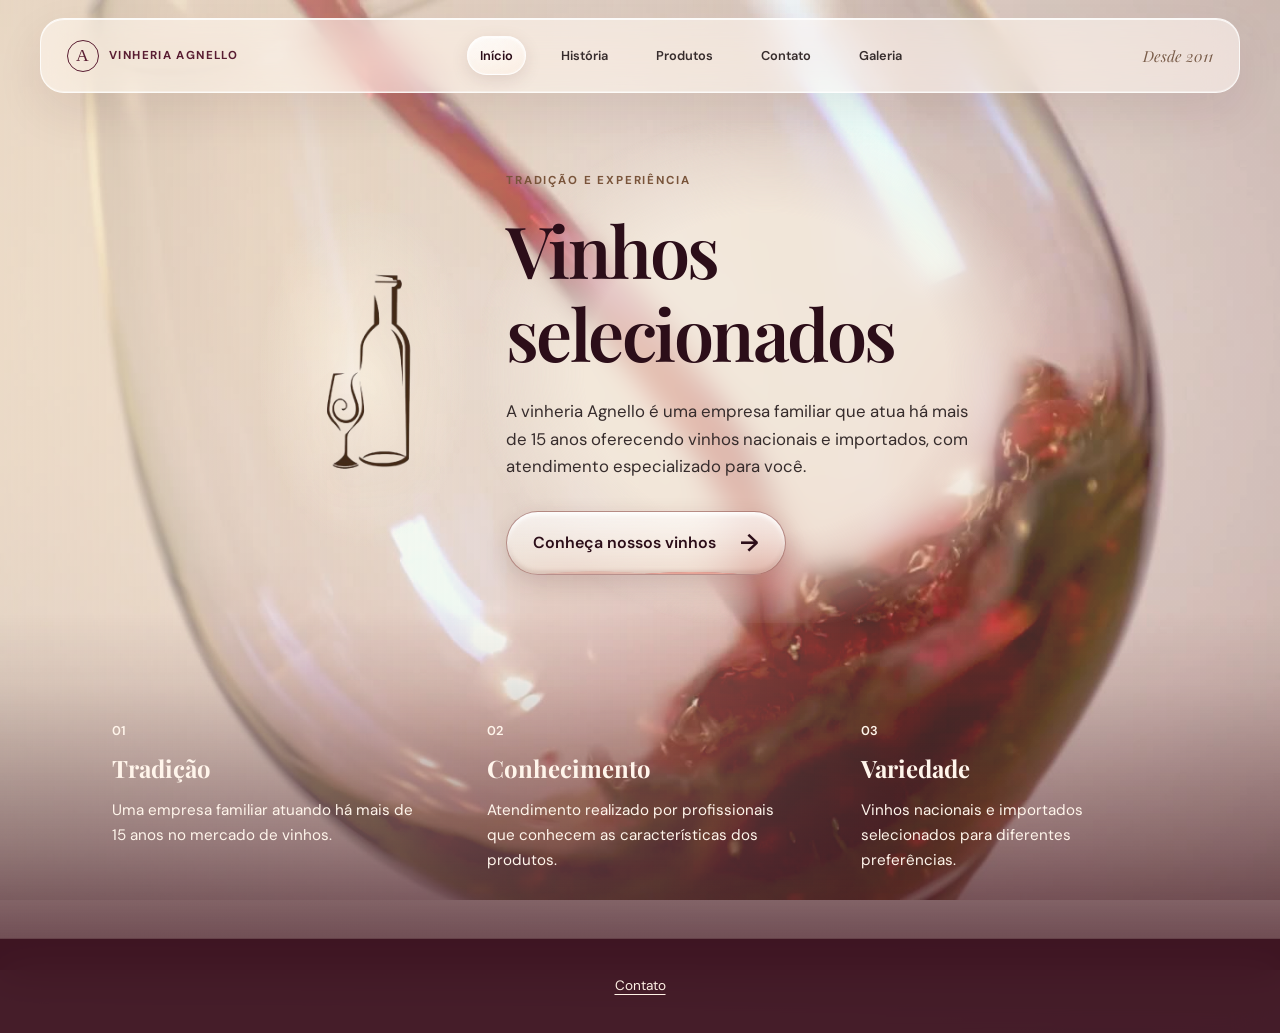
<file: index.html>
<!DOCTYPE html>
<html lang="pt-BR">
    <head>
        <meta charset="UTF-8">
        <meta name="viewport" content="width=device-width, initial-scale=1.0">
        <meta name="description" content="Vinheria Agnello: tradição, atendimento especializado e seleção de vinhos nacionais e importados.">
        <meta name="keywords" content="vinheria agnello, vinhos, harmonização, São Paulo">
        <title>
            Início | Vinheria Agnello
        </title>
        <link rel="preconnect" href="https://fonts.googleapis.com">
        <link rel="preconnect" href="https://fonts.gstatic.com" crossorigin>
        <link href="https://fonts.googleapis.com/css2?family=DM+Sans:wght@400;500;600;700&amp;family=Playfair+Display:ital,wght@0,400;0,600;1,400&amp;display=swap" rel="stylesheet">
        <link rel="stylesheet" href="src/css/style.css">
    </head>
    <body class="pagina-inicio">
        <div class="fundo-video" aria-hidden="true">
            <video id="video-fundo" muted loop playsinline preload="none" poster="src/assets/imgs/vinho-fundo-poster.jpg" tabindex="-1">
                <source data-src="src/assets/videos/vinho-fundo.mp4" type="video/mp4">
            </video>
        </div>
        <!-- cabeçalho e menu -->
        </a>
        <header>
            <nav class="navegacao" aria-label="Menu principal">
                <a class="marca" href="index.html">
                    <span class="logo-marca" aria-hidden="true">
                        A
                    </span>
                    <span>
                        VINHERIA AGNELLO
                    </span>
                </a>
                <ul class="menu">
                    <li>
                        <a href="index.html" aria-current="page">
                            Início
                        </a>
                    </li>
                    <li>
                        <a href="src/pages/historia.html">
                            História
                        </a>
                    </li>
                    <li>
                        <a href="src/pages/produtos.html">
                            Produtos
                        </a>
                    </li>
                    <li>
                        <a href="src/pages/contato.html">
                            Contato
                        </a>
                    </li>
                    <li>
                        <a href="src/pages/galeria.html">
                            Galeria
                        </a>
                    </li>
                </ul>
                <span class="marca-safra">
                    Desde 2011
                </span>
            </nav>
        </header>
        <button class="controle-video" type="button" aria-controls="video-fundo" hidden>Play no vídeo de fundo</button>
        <main id="conteudo" tabindex="-1">
            <section class="hero">
                <div class="hero-conteudo">
                    <p class="sobretitulo">
                        Tradição e Experiência
                    </p>
                    <h1>
                        Vinhos selecionados
                    </h1>
                    <p class="descricao">
                        A vinheria Agnello é uma empresa familiar que atua há mais de 15 anos oferecendo vinhos nacionais e importados, com atendimento especializado para você.
                    </p>
                    <a class="botao botao-vinho" href="./src/pages/produtos.html">
                        <span>Conheça nossos vinhos</span>
                        <span class="seta" aria-hidden="true">
                            →
                        </span>
                    </a>
                </div>
                <div class="hero-imagem">
                    <img src="src/assets/imgs/selecao-vinhos.png" alt=" Seleção de Vinhos da Vinheria Agnello">
                </div>
            </section>
            <section class="detalhes">
                <article>
                    <span class="numero">
                        01
                    </span>
                    <h2>
                        Tradição
                    </h2>
                    <p>
                        Uma empresa familiar atuando há mais de 15 anos no mercado de vinhos.
                    </p>
                </article>
                <article>
                    <span class="numero">
                        02
                    </span>
                    <h2>
                        Conhecimento
                    </h2>
                    <p>
                        Atendimento realizado por profissionais que conhecem as características dos produtos.
                    </p>
                </article>
                <article>
                    <span class="numero">
                        03
                    </span>
                    <h2>
                        Variedade
                    </h2>
                    <p>
                        Vinhos nacionais e importados selecionados para diferentes preferências.
                    </p>
                </article>
            </section>
        </main>
        <footer class="rodape">
            <a href="src/pages/contato.html">
                Contato
            </a>
        </footer>
        <script src="src/js/video-fundo.js"></script>
        <script src="src/js/script.js">
        </script>
    </body>
</html>
</file>
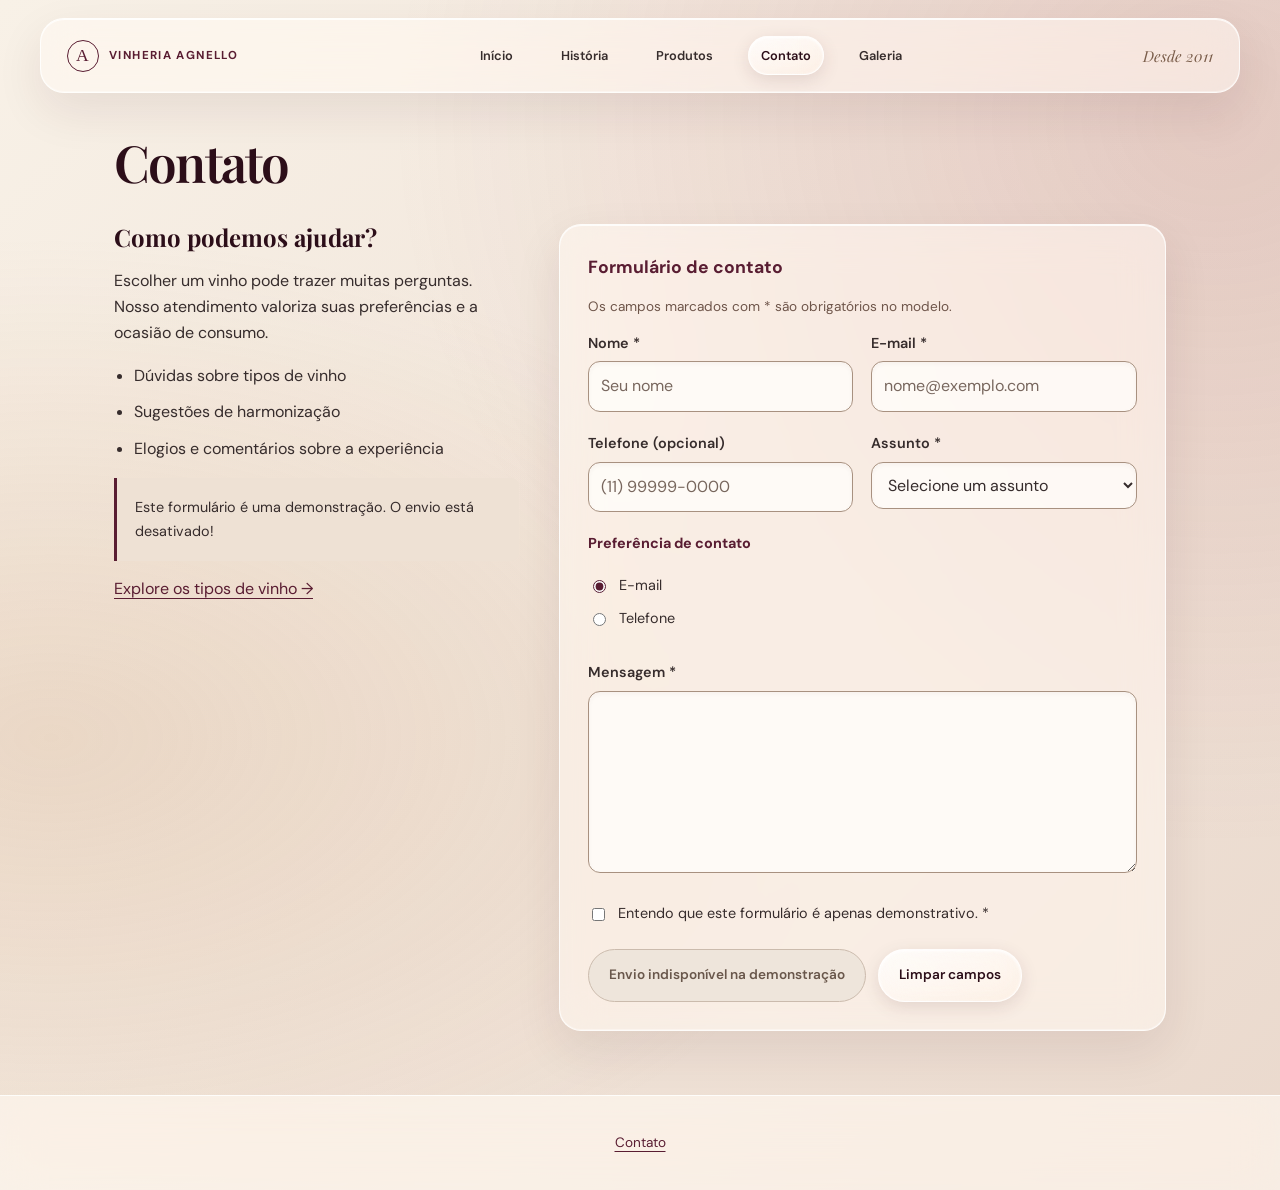
<file: src/pages/contato.html>
<!DOCTYPE html>
<html lang="pt-BR">
    <head>
        <meta charset="UTF-8">
        <meta name="viewport" content="width=device-width, initial-scale=1.0">
        <meta name="description" content="Conheça o formulário demonstrativo de contato da Vinheria Agnello.">
        <meta name="keywords" content="vinheria agnello, vinhos, harmonização, São Paulo">
        <title>
            Contato | Vinheria Agnello
        </title>
        <link rel="preconnect" href="https://fonts.googleapis.com">
        <link rel="preconnect" href="https://fonts.gstatic.com" crossorigin>
        <link href="https://fonts.googleapis.com/css2?family=DM+Sans:wght@400;500;600;700&amp;family=Playfair+Display:ital,wght@0,400;0,600;1,400&amp;display=swap" rel="stylesheet">
        <link rel="stylesheet" href="../css/style.css">
    </head>
    <body>
        <a class="pular-conteudo" href="#conteudo">
            Pular para o conteúdo
        </a>
        <header>
            <nav class="navegacao" aria-label="Menu principal">
                <a class="marca" href="../../index.html">
                    <span class="logo-marca" aria-hidden="true">
                        A
                    </span>
                    <span>
                        VINHERIA AGNELLO
                    </span>
                </a>
                <ul class="menu">
                    <li>
                        <a href="../../index.html">
                            Início
                        </a>
                    </li>
                    <li>
                        <a href="historia.html">
                            História
                        </a>
                    </li>
                    <li>
                        <a href="produtos.html">
                            Produtos
                        </a>
                    </li>
                    <li>
                        <a href="contato.html" aria-current="page">
                            Contato
                        </a>
                    </li>
                    <li>
                        <a href="galeria.html">
                            Galeria
                        </a>
                    </li>
                </ul>
                <span class="marca-safra">
                    Desde 2011
                </span>
            </nav>
        </header>
        <main id="conteudo" tabindex="-1">
            <div class="cabecalho-pagina">
                <h1>
                    Contato
                </h1>
            </div>
            <div class="contato-layout">
                <aside class="contato-info" aria-labelledby="atendimento-titulo">
                    <h2 id="atendimento-titulo">
                        Como podemos ajudar?
                    </h2>
                    <p>
                        Escolher um vinho pode trazer muitas perguntas. Nosso atendimento valoriza suas preferências e a ocasião de consumo.
                    </p>
                    <ul class="lista-atendimento">
                        <li>
                            Dúvidas sobre tipos de vinho
                        </li>
                        <li>
                            Sugestões de harmonização
                        </li>
                        <li>
                            Elogios e comentários sobre a experiência
                        </li>
                    </ul>
                    <p class="aviso-demo" id="aviso-demo">
                        Este formulário é uma demonstração. O envio está desativado!
                    </p>
                    <a href="produtos.html">
                        Explore os tipos de vinho →
                    </a>
                </aside>
                <form class="formulario-contato" aria-describedby="aviso-demo">
                    <fieldset>
                        <legend>
                            Formulário de contato
                        </legend>
                        <p class="ajuda-campo">
                            Os campos marcados com * são obrigatórios no modelo.
                        </p>
                        <div class="campos-duplos">
                            <div class="campo">
                                <label for="nome">
                                    Nome *
                                </label>
                                <input type="text" id="nome" name="nome" placeholder="Seu nome" autocomplete="name" maxlength="100" required>
                            </div>
                            <div class="campo">
                                <label for="email">
                                    E-mail *
                                </label>
                                <input type="email" id="email" name="email" placeholder="nome@exemplo.com" autocomplete="email" maxlength="150" required>
                            </div>
                            <div class="campo">
                                <label for="telefone">
                                    Telefone (opcional)
                                </label>
                                <input type="tel" id="telefone" name="telefone" placeholder="(11) 99999-0000" autocomplete="tel" maxlength="25">
                            </div>
                            <div class="campo">
                                <label for="assunto">
                                    Assunto *
                                </label>
                                <select id="assunto" name="assunto" required>
                                    <option value="" disabled selected>
                                        Selecione um assunto
                                    </option>
                                    <option value="duvida">
                                        Dúvida
                                    </option>
                                    <option value="elogio">
                                        Elogio
                                    </option>
                                    <option value="reclamacao">
                                        Reclamação
                                    </option>
                                </select>
                            </div>
                        </div>
                        <fieldset class="preferencia-contato">
                            <legend>
                                Preferência de contato
                            </legend>
                            <label class="opcao" for="email-contato">
                                <input type="radio" id="email-contato" name="contato" value="email" checked>
                                E-mail
                            </label>
                            <label class="opcao" for="telefone-contato">
                                <input type="radio" id="telefone-contato" name="contato" value="telefone">
                                Telefone
                            </label>
                        </fieldset>
                        <div class="campo">
                            <label for="mensagem">
                                Mensagem *
                            </label>
                            <textarea id="mensagem" name="mensagem" rows="6" maxlength="2000" placeholder="Conte como podemos ajudar..." required>
                            </textarea>
                        </div>
                        <label class="opcao" for="demonstracao">
                            <input type="checkbox" id="demonstracao" name="demonstracao" required>
                            Entendo que este formulário é apenas demonstrativo. *
                        </label>
                        <div class="acoes-formulario">
                            <button class="botao" type="submit" disabled>
                                Envio indisponível na demonstração
                            </button>
                            <button class="botao botao-secundario" type="reset">
                                Limpar campos
                            </button>
                        </div>
                    </fieldset>
                </form>
            </div>
        </main>
        <footer class="rodape">
            <a href="contato.html">
                Contato
            </a>
        </footer>
    </body>
</html>
</file>
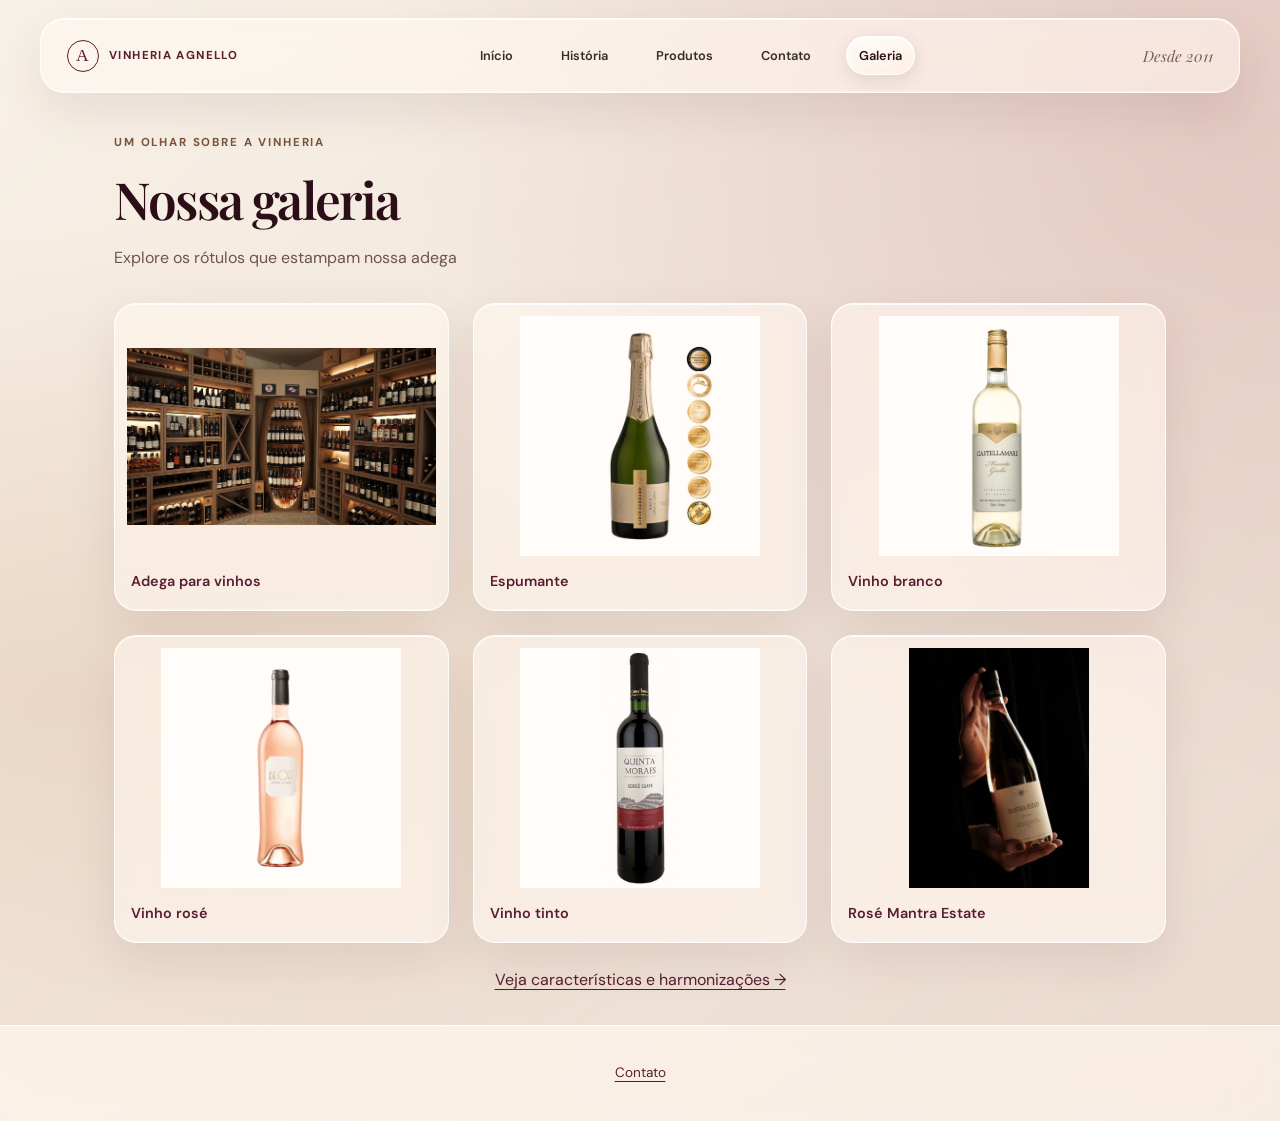
<file: src/pages/galeria.html>
<!DOCTYPE html>
<html lang="pt-BR">
    <head>
        <meta charset="UTF-8">
        <meta name="viewport" content="width=device-width, initial-scale=1.0">
        <meta name="description" content="Explore imagens de vinhos e uma apresentação visual da Vinheria Agnello.">
        <meta name="keywords" content="vinheria agnello, vinhos, harmonização, São Paulo">
        <title>
            Galeria | Vinheria Agnello
        </title>
        <link rel="preconnect" href="https://fonts.googleapis.com">
        <link rel="preconnect" href="https://fonts.gstatic.com" crossorigin>
        <link href="https://fonts.googleapis.com/css2?family=DM+Sans:wght@400;500;600;700&amp;family=Playfair+Display:ital,wght@0,400;0,600;1,400&amp;display=swap" rel="stylesheet">
        <link rel="stylesheet" href="../css/style.css">
    </head>
    <body>
        <a class="pular-conteudo" href="#conteudo">
            Pular para o conteúdo
        </a>
        <header>
            <nav class="navegacao" aria-label="Menu principal">
                <a class="marca" href="../../index.html">
                    <span class="logo-marca" aria-hidden="true">
                        A
                    </span>
                    <span>
                        VINHERIA AGNELLO
                    </span>
                </a>
                <ul class="menu">
                    <li>
                        <a href="../../index.html">
                            Início
                        </a>
                    </li>
                    <li>
                        <a href="historia.html">
                            História
                        </a>
                    </li>
                    <li>
                        <a href="produtos.html">
                            Produtos
                        </a>
                    </li>
                    <li>
                        <a href="contato.html">
                            Contato
                        </a>
                    </li>
                    <li>
                        <a href="galeria.html" aria-current="page">
                            Galeria
                        </a>
                    </li>
                </ul>
                <span class="marca-safra">
                    Desde 2011
                </span>
            </nav>
        </header>
        <main id="conteudo" tabindex="-1">
            <div class="cabecalho-pagina">
                <p class="sobretitulo">
                    Um olhar sobre a vinheria
                </p>
                <h1>
                    Nossa galeria
                </h1>
                <p>
                    Explore os rótulos que estampam nossa adega
                </p>
            </div>
            <div class="galeria-grid">
                <figure class="galeria-item">
                    <a href="../assets/imgs/adega-para-vinhos.jpg" aria-label="Abrir imagem: Adega para vinhos">
                        <img src="../assets/imgs/adega-para-vinhos.jpg" alt="Prateleiras de uma adega com garrafas de vinho" loading="lazy">
                    </a>
                    <figcaption>
                        Adega para vinhos
                    </figcaption>
                </figure>
                <figure class="galeria-item">
                    <a href="../assets/imgs/espumante.jpg" aria-label="Abrir imagem: Espumante">
                        <img src="../assets/imgs/espumante.jpg" alt="Seleção de vinho espumante" loading="lazy">
                    </a>
                    <figcaption>
                        Espumante
                    </figcaption>
                </figure>
                <figure class="galeria-item">
                    <a href="../assets/imgs/vinho.branco.jpg" aria-label="Abrir imagem: Vinho branco">
                        <img src="../assets/imgs/vinho.branco.jpg" alt="Vinho branco" loading="lazy">
                    </a>
                    <figcaption>
                        Vinho branco
                    </figcaption>
                </figure>
                <figure class="galeria-item">
                    <a href="../assets/imgs/vinho.rose.jpg" aria-label="Abrir imagem: Vinho rosé">
                        <img src="../assets/imgs/vinho.rose.jpg" alt="Vinho rosé" loading="lazy">
                    </a>
                    <figcaption>
                        Vinho rosé
                    </figcaption>
                </figure>
                <figure class="galeria-item">
                    <a href="../assets/imgs/vinho.tinto.jpg" aria-label="Abrir imagem: Vinho tinto">
                        <img src="../assets/imgs/vinho.tinto.jpg" alt="Vinho tinto" loading="lazy">
                    </a>
                    <figcaption>
                        Vinho tinto
                    </figcaption>
                </figure>
                <figure class="galeria-item">
                    <a href="../assets/imgs/rose-mantra-estate.jpeg" aria-label="Abrir imagem: Rosé Mantra Estate">
                        <img src="../assets/imgs/rose-mantra-estate.jpeg" alt="Rótulo Rosé Mantra Estate" loading="lazy">
                    </a>
                    <figcaption>
                        Rosé Mantra Estate
                    </figcaption>
                </figure>
           </div>
           <a href="produtos.html" class="link-produtos">
            Veja características e harmonizações →
           </a>
           </section>
        </main>
        <footer class="rodape"> 
            <a href="contato.html">
                Contato
            </a>
        </footer>
    </body>
</html>
</file>
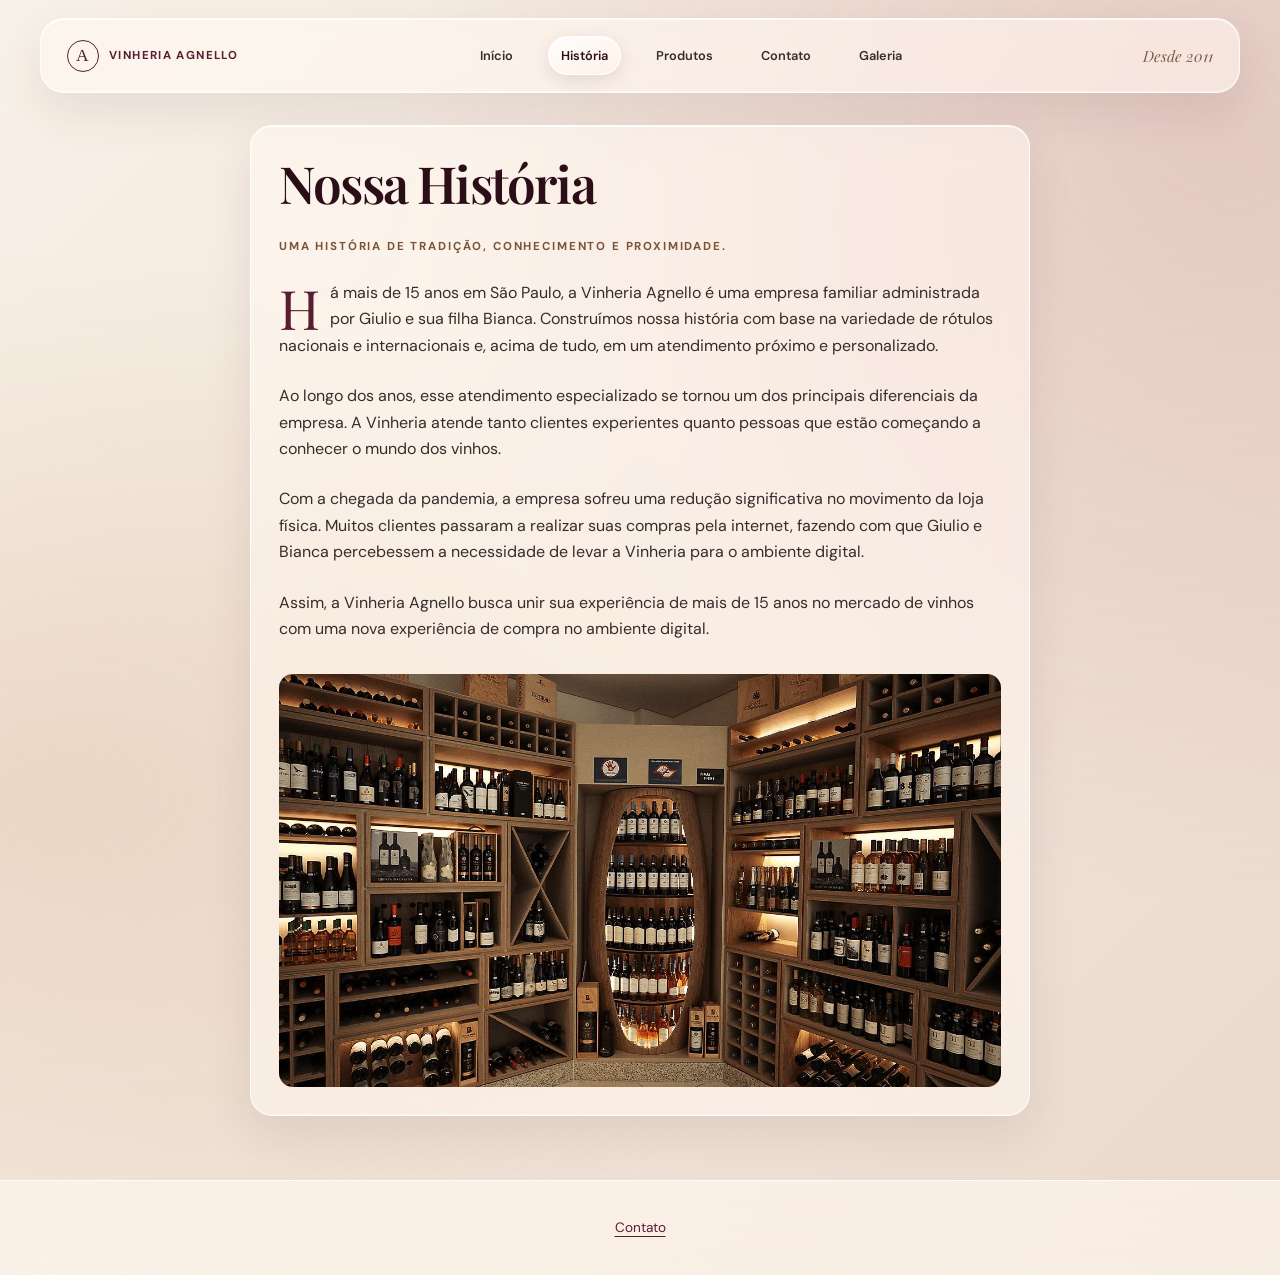
<file: src/pages/historia.html>
<!DOCTYPE html>
<html lang="pt-BR">
    <head>
        <meta charset="UTF-8">
        <meta name="viewport" content="width=device-width, initial-scale=1.0">
        <meta name="description" content="Conheça a história da Vinheria Agnello, uma empresa familiar de São Paulo.">
        <meta name="keywords" content="vinheria agnello, vinhos, harmonização, São Paulo">
        <title>
            Nossa história | Vinheria Agnello
        </title>
        <link rel="preconnect" href="https://fonts.googleapis.com">
        <link rel="preconnect" href="https://fonts.gstatic.com" crossorigin>
        <link href="https://fonts.googleapis.com/css2?family=DM+Sans:wght@400;500;600;700&amp;family=Playfair+Display:ital,wght@0,400;0,600;1,400&amp;display=swap" rel="stylesheet">
        <link rel="stylesheet" href="../css/style.css">
    </head>
    <body>
        <a class="pular-conteudo" href="#conteudo">
            Pular para o conteúdo
        </a>
        <header>
            <nav class="navegacao" aria-label="Menu principal">
                <a class="marca" href="../../index.html">
                    <span class="logo-marca" aria-hidden="true">
                        A
                    </span>
                    <span>
                        VINHERIA AGNELLO
                    </span>
                </a>
                <ul class="menu">
                    <li>
                        <a href="../../index.html">
                            Início
                        </a>
                    </li>
                    <li>
                        <a href="historia.html" aria-current="page">
                            História
                        </a>
                    </li>
                    <li>
                        <a href="produtos.html">
                            Produtos
                        </a>
                    </li>
                    <li>
                        <a href="contato.html">
                            Contato
                        </a>
                    </li>
                    <li>
                        <a href="galeria.html">
                            Galeria
                        </a>
                    </li>
                </ul>
                <span class="marca-safra">
                    Desde 2011
                </span>
            </nav>
        </header>
        <main id="conteudo" tabindex="-1">
            <section class="conteudo-principal">
                <div class="container-historia">
                    <div class="texto coluna">
                        <h1>
                            Nossa História
                        </h1>
                        <p class="sobretitulo">
                            Uma história de tradição, conhecimento e proximidade.
                        </p>
                        <p class="descricao4">
                            Há mais de 15 anos em São Paulo, a Vinheria Agnello é uma empresa familiar administrada por Giulio e sua filha Bianca. Construímos nossa história com base na variedade de rótulos nacionais e internacionais e, acima de tudo, em um atendimento próximo e personalizado.
                        </p>
                        <p class="descricao4">
                            Ao longo dos anos, esse atendimento especializado se tornou um dos principais diferenciais da empresa. A Vinheria atende tanto clientes experientes quanto pessoas que estão começando a conhecer o mundo dos vinhos.
                        </p>
                        <p class="descricao4">
                            Com a chegada da pandemia, a empresa sofreu uma redução significativa no movimento da loja física. Muitos clientes passaram a realizar suas compras pela internet, fazendo com que Giulio e Bianca percebessem a necessidade de levar a Vinheria para o ambiente digital.
                        </p>
                        <p class="descricao4">
                            Assim, a Vinheria Agnello busca unir sua experiência de mais de 15 anos no mercado de vinhos com uma nova experiência de compra no ambiente digital.
                        </p>
                        <img class="imagem-coluna" src="../assets/imgs/adega-para-vinhos.jpg" alt="Imagem de uma vinheria com adega de vinhos">
                    </div>
                </div>
            </section>
        </main>
        <footer class="rodape">
            <a href="contato.html">
                Contato
            </a>
        </footer>
    </body>
</html>
</file>
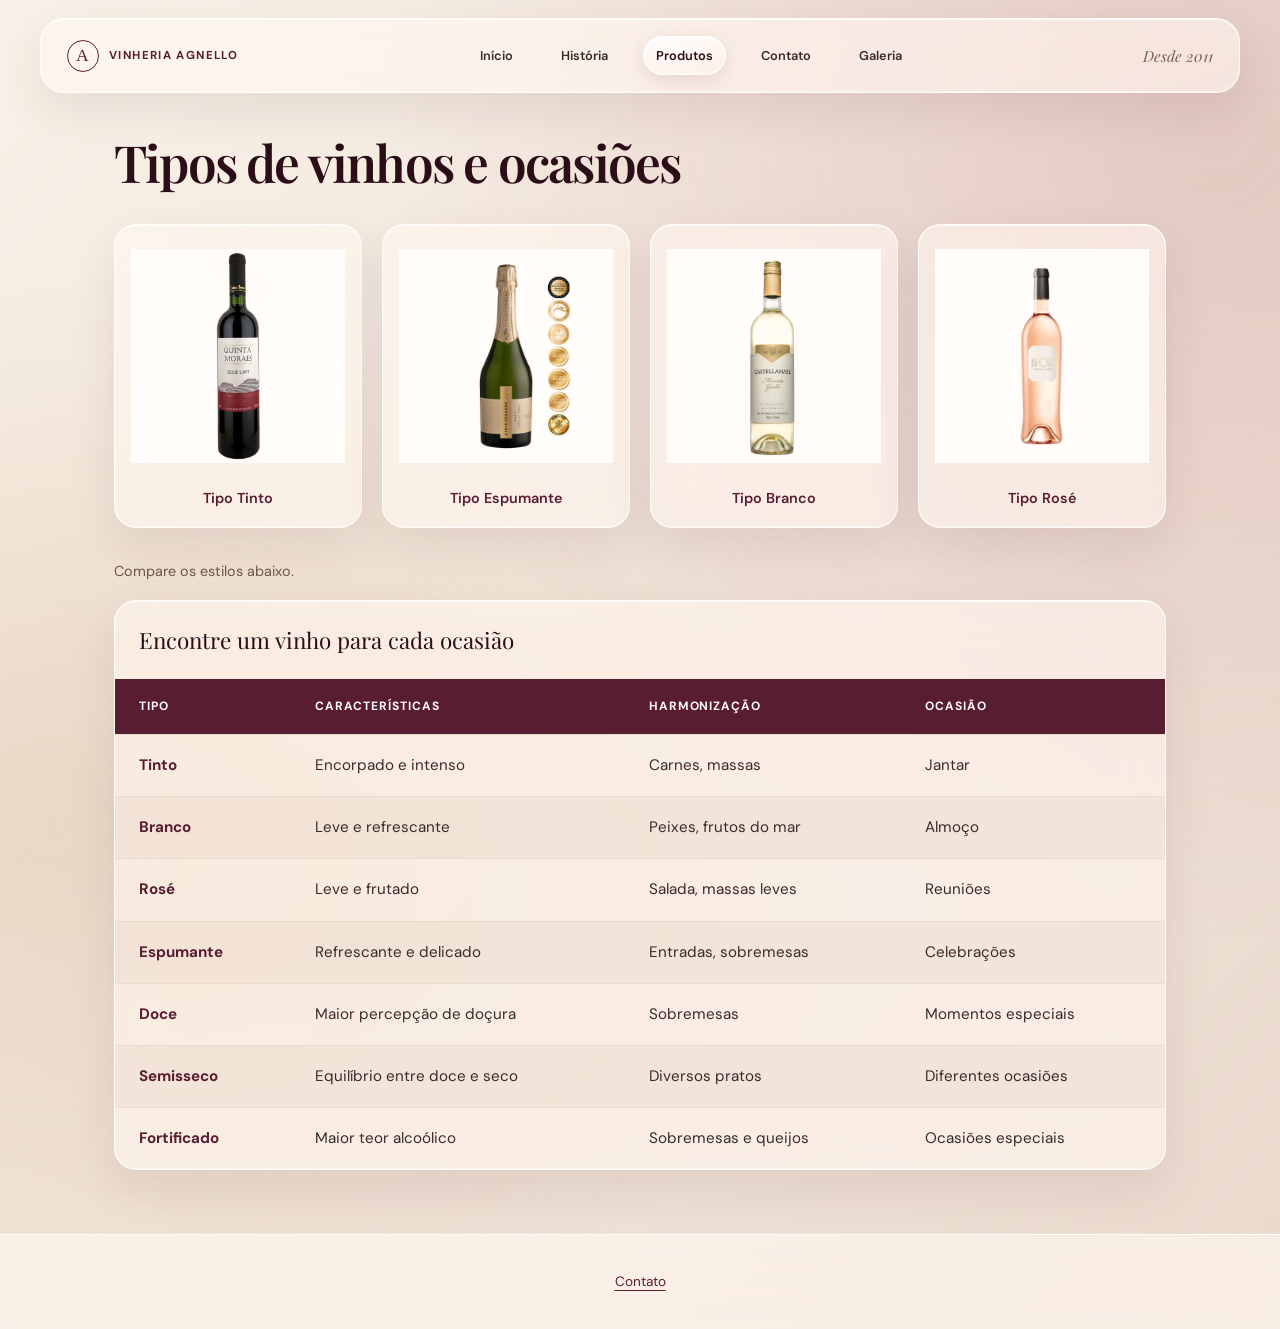
<file: src/pages/produtos.html>
<!DOCTYPE html>
<html lang="pt-BR">
    <head>
        <meta charset="UTF-8">
        <meta name="viewport" content="width=device-width, initial-scale=1.0">
        <meta name="description" content="Compare vinhos, características, harmonizações e ocasiões de consumo.">
        <meta name="keywords" content="vinheria agnello, vinhos, harmonização, São Paulo">
        <title>
            Produtos | Vinheria Agnello
        </title>
        <link rel="preconnect" href="https://fonts.googleapis.com">
        <link rel="preconnect" href="https://fonts.gstatic.com" crossorigin>
        <link href="https://fonts.googleapis.com/css2?family=DM+Sans:wght@400;500;600;700&amp;family=Playfair+Display:ital,wght@0,400;0,600;1,400&amp;display=swap" rel="stylesheet">
        <link rel="stylesheet" href="../css/style.css">
    </head>
    <body>
        <a class="pular-conteudo" href="#conteudo">
            Pular para o conteúdo
        </a>
        <header>
            <nav class="navegacao" aria-label="Menu principal">
                <a class="marca" href="../../index.html">
                    <span class="logo-marca" aria-hidden="true">
                        A
                    </span>
                    <span>
                        VINHERIA AGNELLO
                    </span>
                </a>
                <ul class="menu">
                    <li>
                        <a href="../../index.html">
                            Início
                        </a>
                    </li>
                    <li>
                        <a href="historia.html">
                            História
                        </a>
                    </li>
                    <li>
                        <a href="produtos.html" aria-current="page">
                            Produtos
                        </a>
                    </li>
                    <li>
                        <a href="contato.html">
                            Contato
                        </a>
                    </li>
                    <li>
                        <a href="galeria.html">
                            Galeria
                        </a>
                    </li>
                </ul>
                <span class="marca-safra">
                    Desde 2011
                </span>
            </nav>
        </header>
        <main id="conteudo" tabindex="-1">
            <h1 class="titulo4">
                Tipos de vinhos e ocasiões
            </h1>
            <div class="vinhos-tipos4">
                <figure>
                    <img class="vinhos-tipos3" src="../assets/imgs/vinho.tinto.jpg" alt="Vinho tinto">
                    <figcaption class="legenda2">
                        Tipo Tinto
                    </figcaption>
                </figure>
                <figure>
                    <img class="vinhos-tipos3" src="../assets/imgs/espumante.jpg" alt="Vinho espumante">
                    <figcaption class="legenda2">
                        Tipo Espumante
                    </figcaption>
                </figure>
                <figure>
                    <img class="vinhos-tipos3" src="../assets/imgs/vinho.branco.jpg" alt="Vinho branco">
                    <figcaption class="legenda2">
                        Tipo Branco
                    </figcaption>
                </figure>
                <figure>
                    <img class="vinhos-tipos3" src="../assets/imgs/vinho.rose.jpg" alt="Vinho rosé">
                    <figcaption class="legenda2">
                        Tipo Rosé
                    </figcaption>
                </figure>
            </div>
            <p class="tabela-ajuda" id="tabela-ajuda">
                Compare os estilos abaixo. 
            </p>
            <div class="tabela-container" role="region" aria-label="Comparação de vinhos" aria-describedby="tabela-ajuda" tabindex="0">
                <table class="tabela-de-vinhos" id="tabela-tipos">
                    <caption>
                        Encontre um vinho para cada ocasião
                    </caption>
                    <thead>
                        <tr>
                            <th scope="col">
                                Tipo
                            </th>
                            <th scope="col">
                                Características
                            </th>
                            <th scope="col">
                                Harmonização
                            </th>
                            <th scope="col">
                                Ocasião
                            </th>
                        </tr>
                    </thead>
                    <tbody>
                        <tr>
                            <th scope="row">
                                Tinto
                            </th>
                            <td>
                                Encorpado e intenso
                            </td>
                            <td>
                                Carnes, massas
                            </td>
                            <td>
                                Jantar
                            </td>
                        </tr>
                        <tr>
                            <th scope="row">
                                Branco
                            </th>
                            <td>
                                Leve e refrescante
                            </td>
                            <td>
                                Peixes, frutos do mar
                            </td>
                            <td>
                                Almoço
                            </td>
                        </tr>
                        <tr>
                            <th scope="row">
                                Rosé
                            </th>
                            <td>
                                Leve e frutado
                            </td>
                            <td>
                                Salada, massas leves
                            </td>
                            <td>
                                Reuniões
                            </td>
                        </tr>
                        <tr>
                            <th scope="row">
                                Espumante
                            </th>
                            <td>
                                Refrescante e delicado
                            </td>
                            <td>
                                Entradas, sobremesas
                            </td>
                            <td>
                                Celebrações
                            </td>
                        </tr>
                        <tr>
                            <th scope="row">
                                Doce
                            </th>
                            <td>
                                Maior percepção de doçura
                            </td>
                            <td>
                                Sobremesas
                            </td>
                            <td>
                                Momentos especiais
                            </td>
                        </tr>
                        <tr>
                            <th scope="row">
                                Semisseco
                            </th>
                            <td>
                                Equilíbrio entre doce e seco
                            </td>
                            <td>
                                Diversos pratos
                            </td>
                            <td>
                                Diferentes ocasiões
                            </td>
                        </tr>
                        <tr>
                            <th scope="row">
                                Fortificado
                            </th>
                            <td>
                                Maior teor alcoólico
                            </td>
                            <td>
                                Sobremesas e queijos
                            </td>
                            <td>
                                Ocasiões especiais
                            </td>
                        </tr>
                    </tbody>
                </table>
            </div>
        </main>
        <footer class="rodape">
            <a href="contato.html">
                Contato
            </a>
        </footer>
    </body>
</html>
</file>
<file: src/css/style.css>
@import url("efeitos.css");

/* Identidade visual do site */
:root {
    --vinho: #591d32;
    --vinho-escuro: #2c0e19;
    --creme: #f7f0e6;
    --texto: #362c2c;
    --borda: #dfd0c2;
    --superficie: #fffaf4;
    font-family: "DM Sans", Arial, sans-serif;
    color: var(--texto);
    background: var(--creme);
}
* {
    box-sizing: border-box;
}
body {
    margin: 0;
    font: inherit;
    line-height: 1.65;
}
img,
video {
    display: block;
    max-width: 100%;
}
a {
    color: var(--vinho);
    text-underline-offset: 4px;
}
a:hover {
    color: #83344f;
}
button,
input,
select,
textarea {
    font: inherit;
}
:focus-visible {
    outline: 3px solid #a96929;
    outline-offset: 4px;
}
h1,
h2 {
    font-family: "Playfair Display", Georgia, serif;
    color: var(--vinho-escuro);
    line-height: 1.15;
}
h1 {
    margin: 0;
    font-size: clamp(2.2rem, 4vw, 3.6rem);
    font-weight: 600;
    letter-spacing: -0.035em;
}
h2 {
    margin: 12px 0;
    font-size: 1.5rem;
}
main {
    min-height: 55vh;
}
.pular-conteudo {
    position: absolute;
    top: -100px;
    left: 16px;
    padding: 12px;
    background: white;
    z-index: 10;
}
.pular-conteudo:focus {
    top: 12px;
}
.navegacao {
    display: flex;
    align-items: center;
    justify-content: space-between;
    gap: 24px;
    max-width: 1200px;
    margin: auto;
    padding: 28px 32px;
}
.marca {
    display: flex;
    align-items: center;
    gap: 10px;
    font-size: 0.72rem;
    font-weight: 700;
    letter-spacing: 0.12em;
    text-decoration: none;
}
.logo-marca {
    display: flex;
    align-items: center;
    justify-content: center;
    flex-shrink: 0;
    width: 32px;
    height: 32px;
    border: 1px solid var(--vinho);
    border-radius: 50%;
    font:
        1.1rem Georgia,
        serif;
}
.menu {
    display: flex;
    flex-wrap: wrap;
    align-items: center;
    gap: 22px;
    list-style: none;
    padding: 0;
    margin: 0;
}
.menu a {
    display: inline-block;
    padding: 8px 0;
    color: var(--texto);
    font-size: 0.8rem;
    font-weight: 600;
    text-decoration: none;
    border-bottom: 2px solid transparent;
}
.menu a:hover,
.menu a[aria-current="page"] {
    color: var(--vinho);
    border-bottom-color: var(--vinho);
}
.marca-safra {
    color: #795c49;
    font:
        italic 0.95rem "Playfair Display",
        Georgia,
        serif;
    white-space: nowrap;
}
.sobretitulo {
    color: #79543a;
    font-size: 0.72rem;
    font-weight: 700;
    letter-spacing: 0.16em;
    text-transform: uppercase;
    margin: 0 0 18px;
}
.hero {
    display: grid;
    grid-template-columns: 1fr 1fr;
    align-items: center;
    gap: 32px;
    max-width: 1200px;
    min-height: 500px;
    margin: auto;
    padding: 40px 48px;
}
.hero-conteudo {
    max-width: 520px;
}
.descricao {
    font-size: 1.05rem;
    margin: 25px 0 30px;
    max-width: 470px;
}
.hero-imagem {
    display: flex;
    align-items: center;
    justify-content: center;
}
.hero-imagem img {
    width: 100%;
    max-height: 420px;
    object-fit: contain;
}
.botao {
    display: inline-block;
    padding: 14px 20px;
    border: 1px solid var(--vinho);
    border-radius: 6px;
    color: white;
    background: var(--vinho);
    font-size: 0.85rem;
    font-weight: 600;
    text-decoration: none;
    cursor: pointer;
}
.botao:hover {
    color: var(--vinho);
    background: transparent;
}
.botao span {
    margin-left: 12px;
}
.botao:disabled {
    background: #eee5db;
    border-color: #cbbbad;
    color: #69574b;
    cursor: not-allowed;
}
.botao-secundario {
    color: var(--vinho);
    background: transparent;
}
.botao-secundario:hover {
    background: #eee0d3;
}
.detalhes {
    display: grid;
    grid-template-columns: repeat(3, minmax(0, 1fr));
    gap: 32px;
    max-width: 1100px;
    margin: auto;
    padding: 40px 24px;
}
.numero {
    color: #79543a;
    font-size: 0.8rem;
    font-weight: 600;
}
.container-historia {
    max-width: 780px;
    margin: 32px auto 64px;
    padding: 0 24px;
}
.container-historia .sobretitulo {
    margin-top: 24px;
}
.descricao4 {
    margin: 24px 0;
}
.imagem-coluna {
    width: 100%;
    max-height: 440px;
    object-fit: cover;
    border-radius: 12px;
    margin-top: 32px;
}
.titulo4,
.cabecalho-pagina {
    max-width: 1100px;
    margin: 40px auto 32px;
    padding: 0 24px;
}
.cabecalho-pagina > p:last-child {
    max-width: 680px;
    color: #6e554a;
}
.vinhos-tipos4 {
    display: grid;
    grid-template-columns: repeat(4, minmax(0, 1fr));
    gap: 20px;
    max-width: 1100px;
    margin: auto;
    padding: 0 24px;
}
.vinhos-tipos4 figure {
    min-width: 0;
    margin: 0;
    padding: 16px;
    border: 1px solid var(--borda);
    border-radius: 12px;
    background: var(--superficie);
}
.vinhos-tipos3 {
    width: 100%;
    height: 230px;
    object-fit: contain;
}
.legenda2 {
    margin-top: 16px;
    color: var(--vinho);
    font-size: 0.9rem;
    font-weight: 600;
    text-align: center;
}
/* Tabela: colunas travadas */
.tabela-container {
    width: calc(100% - 48px);
    max-width: 1052px;
    margin: 40px auto 64px;
    overflow-x: auto;
    border: 1px solid var(--borda);
    border-radius: 14px;
    background: var(--superficie);
    box-shadow: 0 8px 24px rgb(44 14 25 / 6%);
}
.tabela-de-vinhos {
    width: 100%;
    min-width: 660px;
    border-collapse: separate;
    border-spacing: 0;
    font-size: 0.95rem;
}
.tabela-de-vinhos caption {
    padding: 24px;
    text-align: left;
    font:
        1.4rem "Playfair Display",
        Georgia,
        serif;
    color: var(--vinho-escuro);
}
.tabela-de-vinhos th,
.tabela-de-vinhos td {
    padding: 18px 24px;
    text-align: left;
    vertical-align: top;
    border-bottom: 1px solid #e9ddd2;
}
.tabela-de-vinhos thead th {
    background: var(--vinho);
    color: var(--superficie);
    font-size: 0.75rem;
    letter-spacing: 0.08em;
    text-transform: uppercase;
}
.tabela-de-vinhos tbody th {
    color: var(--vinho);
    white-space: nowrap;
}
.tabela-de-vinhos tbody tr:nth-child(even) {
    background: #f5ece2;
}
.tabela-de-vinhos tbody tr:hover {
    background: #eddfd1;
}
.tabela-de-vinhos tbody tr:last-child > * {
    border-bottom: 0;
}
.tabela-ajuda {
    max-width: 1100px;
    margin: 32px auto -24px;
    padding: 0 24px;
    color: #6e554a;
    font-size: 0.9rem;
}
/* Contato e rótulos */
.contato-layout {
    display: grid;
    grid-template-columns: 0.8fr 1.2fr;
    gap: 40px;
    max-width: 1100px;
    margin: 0 auto 64px;
    padding: 0 24px;
}
.contato-layout > * {
    min-width: 0;
}
.contato-info h2 {
    margin-top: 0;
}
.lista-atendimento {
    padding-left: 20px;
}
.lista-atendimento li {
    margin-bottom: 10px;
}
.aviso-demo {
    padding: 18px;
    border-left: 3px solid var(--vinho);
    background: #eee1d4;
    border-radius: 0 8px 8px 0;
    font-size: 0.9rem;
}
.formulario-contato {
    padding: 28px;
    background: var(--superficie);
    border: 1px solid var(--borda);
    border-radius: 14px;
}
.formulario-contato fieldset {
    min-width: 0;
    border: 0;
    padding: 0;
    margin: 0;
}
.formulario-contato legend {
    padding: 0;
    color: var(--vinho);
    font-weight: 700;
    font-size: 1.1rem;
}
.ajuda-campo {
    color: #6e554a;
    font-size: 0.85rem;
}
.campos-duplos {
    display: grid;
    grid-template-columns: repeat(2, minmax(0, 1fr));
    gap: 0 18px;
}
.campo {
    margin-bottom: 20px;
}
.campo label {
    display: block;
    font-size: 0.9rem;
    font-weight: 600;
    margin-bottom: 6px;
}
.campo input,
.campo select,
.campo textarea {
    width: 100%;
    min-width: 0;
    padding: 11px 12px;
    border: 1px solid #a89180;
    border-radius: 6px;
    background: #fffdfa;
    color: var(--texto);
}
.campo input::placeholder,
.campo textarea::placeholder {
    color: #78675e;
    opacity: 1;
}
.campo textarea {
    resize: vertical;
}
.formulario-contato .preferencia-contato {
    margin: 0 0 20px;
}
.preferencia-contato legend {
    font-size: 0.9rem;
    margin-bottom: 8px;
}
.opcao {
    display: flex;
    align-items: flex-start;
    gap: 10px;
    margin: 10px 0;
    font-size: 0.9rem;
}
.opcao input {
    flex-shrink: 0;
    margin-top: 6px;
    accent-color: var(--vinho);
}
.acoes-formulario {
    display: flex;
    flex-wrap: wrap;
    gap: 12px;
    margin-top: 24px;
}
/* Galeria: seis imagens. */
.galeria-grid {
    display: grid;
    grid-template-columns: repeat(3, minmax(0, 1fr));
    gap: 24px;
    max-width: 1100px;
    padding: 0 24px;
    margin: auto;
}
.galeria-item {
    min-width: 0;
    margin: 0;
    padding: 12px;
    border: 1px solid var(--borda);
    border-radius: 12px;
    background: var(--superficie);
}
.galeria-item a {
    display: block;
    border-radius: 6px;
}
.galeria-item img {
    width: 100%;
    height: 240px;
    object-fit: contain;
    background: transparent;
    border-radius: 6px;
}
.galeria-item figcaption {
    padding: 14px 4px 4px;
    color: var(--vinho);
    font-weight: 600;
    font-size: 0.9rem;
}
.video-galeria {
    max-width: 900px;
    padding: 0 24px;
    margin: 64px auto;
}
.video-galeria video {
    width: 100%;
    aspect-ratio: 16 / 9;
    background: var(--vinho-escuro);
    border-radius: 12px;
}
.rodape {
    padding: 28px 24px;
    margin-top: 32px;
    border-top: 1px solid var(--borda);
    text-align: center;
    color: #6e554a;
    font-size: 0.85rem;
}
.rodape p {
    margin: 4px 0;
}
.rodape a {
    display: inline-block;
    padding: 8px;
}
@media (max-width: 960px) {
    .navegacao {
        flex-wrap: wrap;
        padding: 24px;
    }
    .menu {
        gap: 16px;
    }
    .vinhos-tipos4,
    .galeria-grid {
        grid-template-columns: repeat(2, minmax(0, 1fr));
    }
    .contato-layout {
        grid-template-columns: 1fr;
        gap: 24px;
    }
}
@media (max-width: 600px) {
    .navegacao {
        flex-direction: column;
        align-items: flex-start;
        gap: 12px;
        padding: 20px;
    }
    .menu {
        gap: 8px 16px;
    }
    .hero {
        grid-template-columns: 1fr;
        min-height: 0;
        padding: 28px 24px;
    }
    .hero-imagem img {
        max-height: 300px;
    }
    .detalhes,
    .galeria-grid,
    .campos-duplos {
        grid-template-columns: 1fr;
    }
    .detalhes {
        gap: 16px;
    }
    .vinhos-tipos4 {
        gap: 12px;
    }
    .vinhos-tipos4 figure {
        padding: 10px;
    }
    .vinhos-tipos3 {
        height: 160px;
    }
    .tabela-de-vinhos th,
    .tabela-de-vinhos td {
        padding: 14px 18px;
    }
    .formulario-contato {
        padding: 20px;
    }
    .acoes-formulario .botao {
        width: 100%;
    }
    .titulo4,
    .cabecalho-pagina {
        margin-top: 28px;
    }
}

/* Liquid glass: camada visual; */
:root {
    --vidro: rgb(255 250 244 / 72%);
    --reflexo: rgb(255 255 255 / 78%);
    --sombra-vidro:
        0 18px 48px rgb(71 24 31 / 9%), inset 0 1px 0 var(--reflexo),
        inset 0 -1px 0 rgb(255 255 255 / 35%);
}
body {
    background:
        radial-gradient(
            ellipse at 95% 10%,
            rgb(169 80 86 / 18%),
            transparent 48%
        ),
        radial-gradient(
            ellipse at 4% 62%,
            rgb(201 151 108 / 22%),
            transparent 48%
        ),
        linear-gradient(135deg, #f8f1e7, #ead9cd);
    min-height: 100vh;
}
header {
    padding: 18px 24px 0;
}
.navegacao {
    padding: 17px 26px;
    border: 1px solid var(--reflexo);
    border-radius: 24px;
    background: var(--vidro);
    box-shadow: var(--sombra-vidro);
}
/* Superfícies legíveis mesmo sem suporte a backdrop-filter. */
.vinhos-tipos4 figure,
.galeria-item,
.formulario-contato,
.tabela-container,
.container-historia,
.detalhes article {
    background: var(--vidro);
    border: 1px solid var(--reflexo);
    border-radius: 22px;
    box-shadow: var(--sombra-vidro);
}
@supports (
    (backdrop-filter: blur(1px)) or (-webkit-backdrop-filter: blur(1px))
) {
    .navegacao,
    .vinhos-tipos4 figure,
    .galeria-item,
    .formulario-contato,
    .tabela-container,
    .container-historia,
    .detalhes article,
    .rodape {
        background-color: rgb(255 250 244 / 56%);
        -webkit-backdrop-filter: blur(20px) saturate(130%);
        backdrop-filter: blur(20px) saturate(130%);
    }
}
.container-historia {
    padding: 28px;
    width: calc(100% - 48px);
}
.galeria-item img,
.imagem-coluna,
.video-galeria video {
    border-radius: 14px;
}
.tabela-de-vinhos tbody tr:nth-child(even) {
    background: rgb(232 213 199 / 38%);
}
.tabela-de-vinhos tbody tr:hover {
    background: rgb(223 194 180 / 50%);
}
.campo input,
.campo select,
.campo textarea {
    background: rgb(255 253 250 / 80%);
    border-radius: 12px;
    box-shadow: inset 0 2px 5px rgb(71 24 31 / 4%);
}
.botao {
    border-radius: 999px;
}
.rodape {
    background: rgb(255 250 244 / 60%);
    border-top-color: var(--reflexo);
}

/* Início: luz creme e curvas de vinho. */
.pagina-inicio {
    position: relative;
    isolation: isolate;
    overflow-x: clip;
}
.pagina-inicio::before {
    content: "";
    position: absolute;
    inset: 0;
    z-index: -1;
    pointer-events: none;
    background:
        radial-gradient(
            ellipse at 57% 18%,
            rgb(255 255 255 / 85%),
            transparent 46%
        ),
        radial-gradient(
            ellipse at 100% 55%,
            rgb(104 23 39 / 26%),
            transparent 48%
        ),
        linear-gradient(155deg, #ebd3c1, #f6ebdd 48%, #d4a48e);
}
/* Fade contínuo. */
.pagina-inicio::after {
    content: none;
}
.pagina-inicio .detalhes {
    position: relative;
    isolation: isolate;
}
.pagina-inicio .detalhes::before {
    content: "";
    position: absolute;
    pointer-events: none;
    z-index: -1;
    top: -130px;
    bottom: -32px;
    left: calc(50% - 50vw);
    width: 100vw;
    background: linear-gradient(
        to bottom,
        rgb(111 43 53 / 0%) 0%,
        rgb(111 43 53 / 9%) 12%,
        rgb(111 43 53 / 38%) 24%,
        rgb(111 43 53 / 82%) 36%,
        #6f2b35 48%,
        #54202e 100%
    );
}
.pagina-inicio .detalhes article {
    background: transparent;
    border: 0;
    border-radius: 0;
    box-shadow: none;
    -webkit-backdrop-filter: none;
    backdrop-filter: none;
    color: #fff5eb;
}
.pagina-inicio .detalhes h2,
.pagina-inicio .detalhes .numero {
    color: #fff5eb;
}
.pagina-inicio .hero {
    min-height: 530px;
    padding-top: 54px;
    padding-bottom: 54px;
}
.pagina-inicio h1 {
    font-size: clamp(3rem, 5.6vw, 5rem);
    max-width: 540px;
}
.pagina-inicio .hero-imagem {
    min-height: 360px;
    border-radius: 50%;
    background: radial-gradient(
        ellipse,
        rgb(255 247 230 / 65%),
        transparent 69%
    );
}
.pagina-inicio .hero-imagem img {
    max-height: 340px;
    width: auto;
    filter: drop-shadow(0 14px 16px rgb(71 24 31 / 12%));
}
.pagina-inicio .detalhes {
    max-width: 1152px;
    gap: 20px;
    padding-top: 20px;
}
.detalhes article {
    padding: 24px;
}
.detalhes article p {
    margin-bottom: 0;
    font-size: 0.95rem;
}
.pagina-inicio .rodape {
    color: #fff1e5;
    background: #54202e;
    border-top-color: rgb(255 241 229 / 20%);
}
.pagina-inicio .rodape a {
    color: #fff1e5;
}

/* Botão animado: hover trás onda de vinho!!! */
.botao-vinho {
    position: relative;
    isolation: isolate;
    overflow: hidden;
    display: inline-flex;
    align-items: center;
    justify-content: space-between;
    gap: 24px;
    min-height: 64px;
    padding: 16px 26px;
    color: var(--vinho-escuro);
    font-size: 1rem;
    border: 1px solid rgb(132 67 62 / 55%);
    background: linear-gradient(
        180deg,
        rgb(255 255 255 / 65%),
        rgb(255 241 225 / 32%)
    );
    box-shadow:
        inset 0 3px 4px rgb(255 255 255 / 90%),
        inset 0 -3px 4px rgb(113 54 47 / 18%),
        0 8px 22px rgb(72 24 28 / 16%);
    -webkit-backdrop-filter: blur(12px);
    backdrop-filter: blur(12px);
}
.botao-vinho::before,
.botao-vinho::after {
    content: "";
    position: absolute;
    pointer-events: none;
    z-index: -1;
    left: -25%;
    width: 150%;
    height: 220%;
    top: 100%;
    border-radius: 44% 48% 0 0;
    background: linear-gradient(180deg, #ad484e, #711b30 22%, #410d20 65%);
    box-shadow: inset 0 3px 2px rgb(255 203 181 / 75%);
}
.botao-vinho::after {
    opacity: 0.4;
    border-radius: 49% 40% 0 0;
}
.botao-vinho:hover,
.botao-vinho:focus-visible,
.botao-vinho:active {
    color: white;
    background: linear-gradient(
        180deg,
        rgb(255 255 255 / 65%),
        rgb(255 241 225 / 32%)
    );
    box-shadow:
        inset 0 2px 3px white,
        0 10px 28px rgb(72 24 28 / 24%);
}
.botao-vinho span {
    margin-left: 0;
}
.botao-vinho .seta {
    font-size: 1.5rem;
    line-height: 1;
}
@media (max-width: 960px) {
    .navegacao {
        gap: 14px;
    }
    .pagina-inicio .hero {
        gap: 16px;
        padding-left: 28px;
        padding-right: 28px;
    }
    .pagina-inicio .hero-imagem img {
        max-height: 290px;
    }
}
@media (max-width: 600px) {
    header {
        padding: 12px 12px 0;
    }
    .navegacao {
        padding: 18px;
        border-radius: 20px;
    }
    .menu {
        gap: 5px 14px;
    }
    .pagina-inicio .hero {
        padding: 36px 24px 24px;
        min-height: 0;
        gap: 24px;
    }
    .pagina-inicio .hero-imagem {
        min-height: 210px;
    }
    .pagina-inicio .hero-imagem img {
        max-height: 210px;
    }
    .pagina-inicio .detalhes::before {
        background: linear-gradient(
            to bottom,
            transparent,
            #6f2b35 150px,
            #54202e 100%
        );
    }
    .pagina-inicio .detalhes {
        gap: 14px;
    }
    .detalhes article {
        padding: 22px;
    }
    .botao-vinho {
        gap: 16px;
        padding: 16px 20px;
        font-size: 0.9rem;
        max-width: 100%;
    }
    .container-historia {
        padding: 22px;
    }
}
/* Fade no fundo branco das fotos. */
.vinhos-tipos4 figure,
.galeria-item {
    isolation: isolate;
}
.vinhos-tipos3,
.galeria-item img[src$="espumante.jpg"],
.galeria-item img[src$="vinho.branco.jpg"],
.galeria-item img[src$="vinho.rose.jpg"],
.galeria-item img[src$="vinho.tinto.jpg"] {
    mix-blend-mode: multiply;
}

/* Vídeo de fundo da área inicial. */
.pagina-inicio .fundo-video {
    position: fixed;
    inset: 0;
    z-index: -2;
    pointer-events: none;
    background: #ead9cd url("../assets/imgs/vinho-fundo-poster.jpg") center /
        cover;
}
.fundo-video video {
    width: 100%;
    height: 100%;
    object-fit: cover;
}
.pagina-inicio::before {
    position: fixed;
    background: linear-gradient(
        90deg,
        rgb(250 239 222 / 66%),
        rgb(250 239 222 / 18%) 70%
    );
}
.pagina-inicio .hero-conteudo {
    position: relative;
    isolation: isolate;
    padding: 24px 0;
}
.pagina-inicio .hero-conteudo::before {
    content: "";
    position: absolute;
    inset: -24px;
    z-index: -1;
    pointer-events: none;
    background: rgb(250 240 226 / 68%);
    -webkit-backdrop-filter: blur(12px);
    backdrop-filter: blur(12px);
    -webkit-mask-image: radial-gradient(ellipse, black 45%, transparent 73%);
    mask-image: radial-gradient(ellipse, black 45%, transparent 73%);
}
.pagina-inicio .detalhes::before {
    background: linear-gradient(
        to bottom,
        transparent,
        rgb(87 28 42 / 92%) 150px,
        rgb(60 18 32 / 95%)
    );
}
.pagina-inicio .detalhes {
    padding-top: 40px;
}
.pagina-inicio .rodape {
    background: rgb(60 18 32 / 95%);
}
.menu a {
    padding: 8px 12px;
    border: 1px solid transparent;
    border-radius: 999px;
}
.menu a:hover,
.menu a[aria-current="page"],
.menu a:focus-visible,
.botao:not(.botao-vinho):not(:disabled),
.controle-video {
    background: linear-gradient(
        160deg,
        rgb(255 255 255 / 75%),
        rgb(255 238 223 / 40%)
    );
    color: var(--vinho-escuro);
    border: 1px solid rgb(255 255 255 / 80%);
    box-shadow:
        inset 0 1px 3px white,
        0 5px 18px rgb(65 24 34 / 12%);
    -webkit-backdrop-filter: blur(14px);
    backdrop-filter: blur(14px);
}
.botao:not(.botao-vinho):not(:disabled):hover {
    background: rgb(255 248 236 / 85%);
}
.controle-video {
    display: block;
    margin: 12px auto 0;
    padding: 8px 16px;
    border-radius: 999px;
    font-size: 0.8rem;
    cursor: pointer;
}
.controle-video[hidden] {
    display: none;
}
@media (max-width: 600px) {
    .menu {
        gap: 4px;
    }
    .menu a {
        padding: 8px;
    }
    .pagina-inicio .hero-conteudo::before {
        inset: -16px;
    }
}
.controle-video {
    display: none;
}
.pagina-inicio .detalhes::before {
    top: -40px;
    bottom: -32px;

    background: linear-gradient(
        to bottom,
        rgb(60 18 32 / 0%) 0%,
        rgb(60 18 32 / 8%) 20%,
        rgb(60 18 32 / 24%) 40%,
        rgb(60 18 32 / 45%) 65%,
        rgb(60 18 32 / 65%) 85%,
        rgb(60 18 32 / 78%) 100%
    );

    -webkit-backdrop-filter: none;
    backdrop-filter: none;
}
.pagina-inicio .hero {
    grid-template-columns: 220px minmax(0, 1fr);
    grid-template-areas: "garrafa texto";
    gap: 32px;
}

.pagina-inicio .hero-imagem {
    grid-area: garrafa;
}

.pagina-inicio .hero-conteudo {
    grid-area: texto;
}

/* Ajuste para a garrafa da pagina inicial se adaptar a displays menores */
@media (max-width: 600px) {
    .pagina-inicio .hero {
        grid-template-columns: 1fr;
        grid-template-areas:
            "garrafa"
            "texto";
        gap: 16px;
    }
}
/* Link para a página de produtos centralizado. */
.link-produtos {
    display: block;
    text-align: center;
    margin-top: 24px;
}
/* Corrige a visualização do rodapé em displays maiores */
.pagina-inicio {
    min-height: 100vh;
    min-height: 100svh;
    display: flex;
    flex-direction: column;
}

.pagina-inicio main {
    flex: 1;
}

.pagina-inicio main {
    display: flex;
    flex-direction: column;
}

.pagina-inicio .detalhes {
    width: 100%;
    margin-top: auto;
    margin-bottom: 0;
}

.pagina-inicio .rodape {
    margin-top: 0;
}
/*Ajuste para a visualização da head em telas pequenas */
@media (max-width: 600px) {
    .navegacao {
        display: grid;
        grid-template-columns: 1fr auto;
        align-items: center;
    }

    .navegacao .marca {
        grid-column: 1;
        grid-row: 1;
    }

    .navegacao .marca-safra {
        grid-column: 2;
        grid-row: 1;
        font-size: 0.75rem;
    }

    .navegacao .menu {
        grid-column: 1 / -1;
        grid-row: 2;
    }
    .navegacao .menu {
    width: 100%;
    justify-content: space-between;
    gap: 4px;
}
}
</file>
